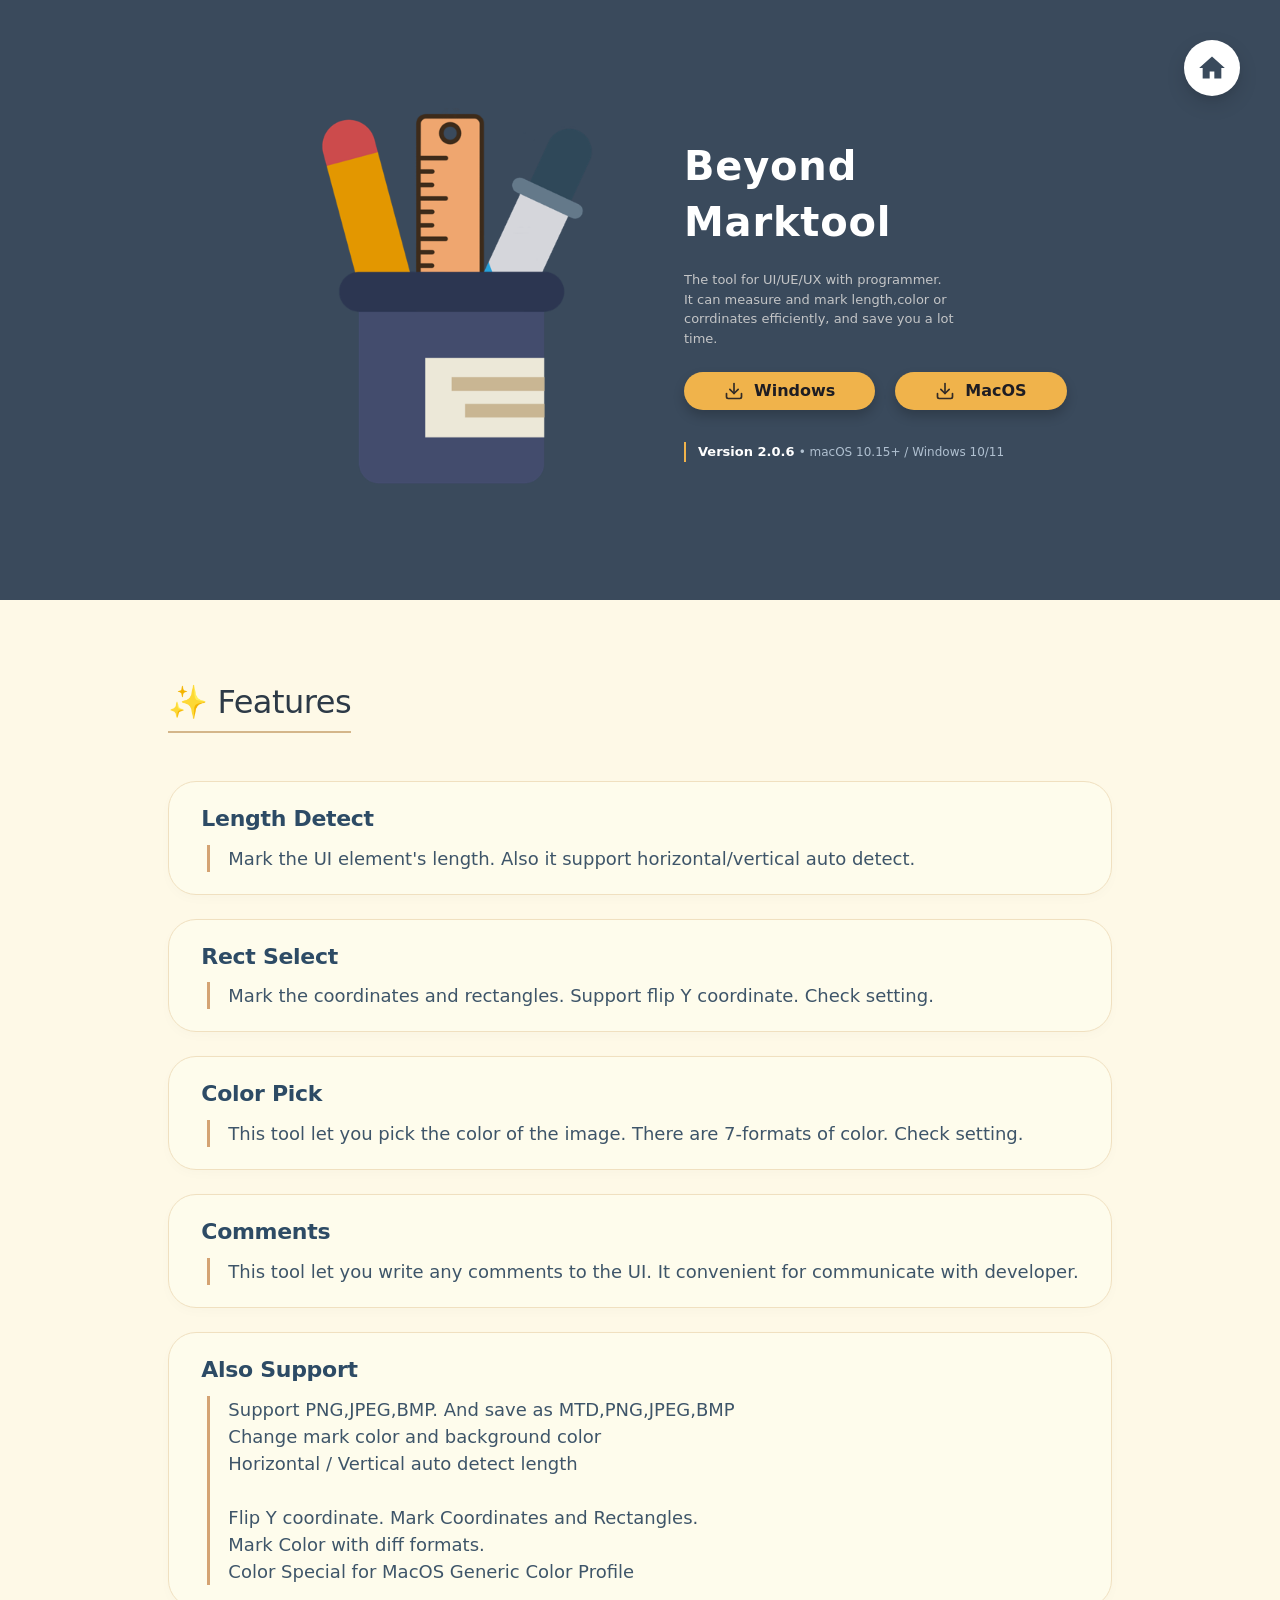
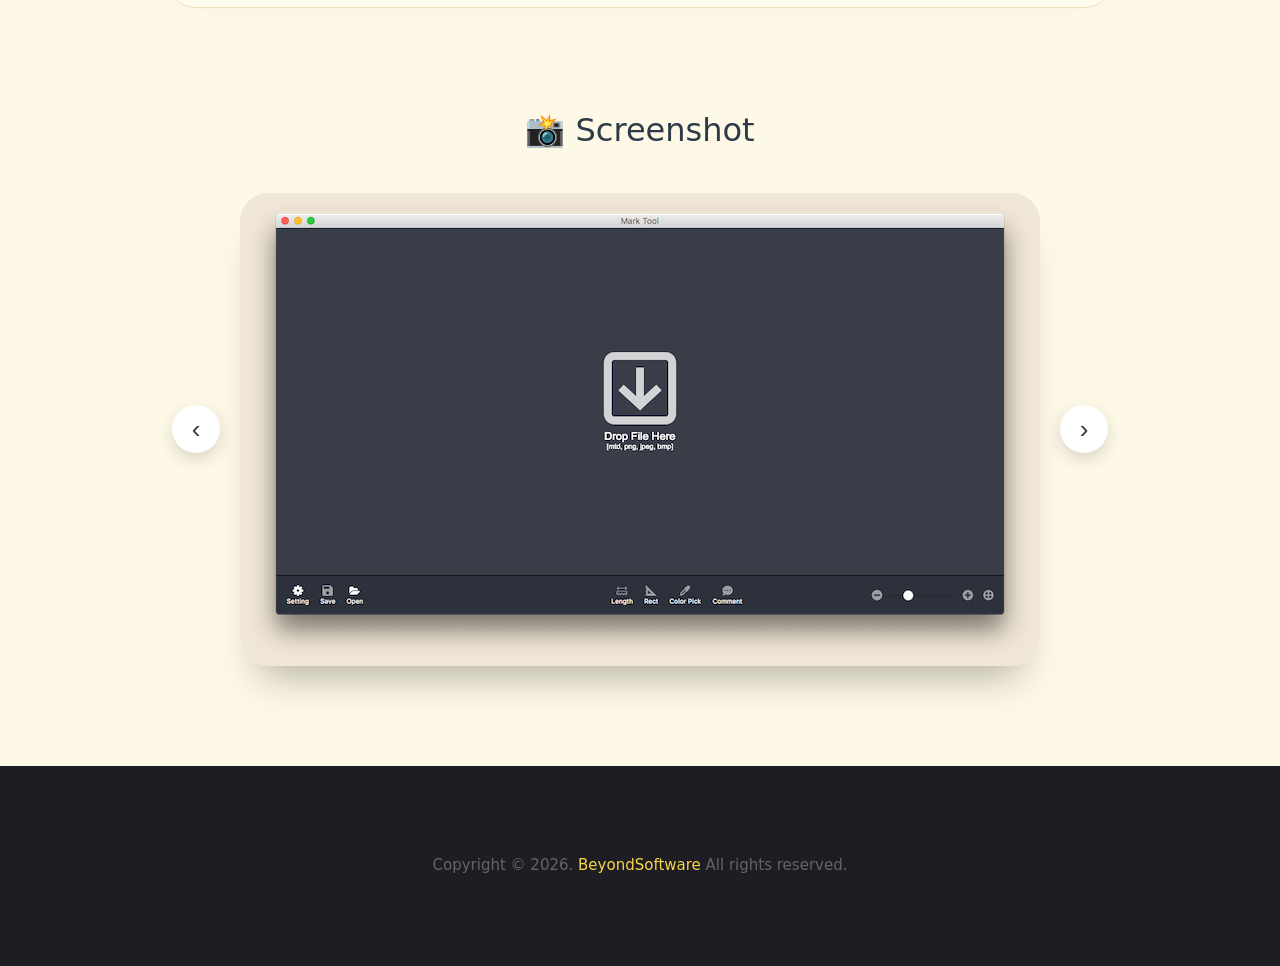
<file: marktool.html>
<!DOCTYPE html>
<html lang="en">
<head>
  <meta charset="UTF-8">
  <meta name="viewport" content="width=device-width, initial-scale=1.0">
  <title>Mark Tool - the tool for UI/UE/UX with programmer</title>
  <link rel="stylesheet" href="styles.css">
  <style>
    body {
      background-color: #fef9e7;
    }
    .app-description {
      max-width: 280px;
    }
    .footer {
      height: 200px;
    }
  </style>
</head>
<body>


<div class="fixed-home-btn">
  <a href="./index.html" title="返回主页">
    <img src="data:image/svg+xml,%3Csvg xmlns='http://www.w3.org/2000/svg' viewBox='0 0 24 24' fill='%233a4a5c'%3E%3Cpath d='M12 2.1L1 12h3v9h6v-6h4v6h6v-9h3L12 2.1z'/%3E%3C/svg%3E"
         alt="home">
  </a>
</div>

<!-- 第一部分: 产品图标和简介 -->
<section class="hero-section">
  <div class="hero-container">
    <div class="icon-box">
      <img src="./mt/icon-square-512.png" alt="Beyond Marktool icon">
    </div>
    <div class="hero-text">
      <div class="app-name">Beyond Marktool</div>
      <div class="app-description">
        The tool for UI/UE/UX with programmer.<br/>It can measure and mark length,color or corrdinates efficiently, and save you a lot time.
      </div>
      <div class="download-buttons">
        <a href="#" class="download-btn" data-platform="windows">
          <img src="data:image/svg+xml,%3Csvg xmlns='http://www.w3.org/2000/svg' width='20' height='20' viewBox='0 0 24 24' fill='none' stroke='%231e1d23' stroke-width='2' stroke-linecap='round' stroke-linejoin='round'%3E%3Cpath d='M21 15v4a2 2 0 0 1-2 2H5a2 2 0 0 1-2-2v-4'/%3E%3Cpolyline points='7 10 12 15 17 10'/%3E%3Cline x1='12' y1='15' x2='12' y2='3'/%3E%3C/svg%3E"
               alt="download icon">
          Windows
        </a>
        <a href="#" class="download-btn" data-platform="mac">
          <img src="data:image/svg+xml,%3Csvg xmlns='http://www.w3.org/2000/svg' width='20' height='20' viewBox='0 0 24 24' fill='none' stroke='%231e1d23' stroke-width='2' stroke-linecap='round' stroke-linejoin='round'%3E%3Cpath d='M21 15v4a2 2 0 0 1-2 2H5a2 2 0 0 1-2-2v-4'/%3E%3Cpolyline points='7 10 12 15 17 10'/%3E%3Cline x1='12' y1='15' x2='12' y2='3'/%3E%3C/svg%3E"
               alt="download icon">
          MacOS
        </a>
      </div>
      <div class="sys-info">
        <span class="version">Version 2.0.6</span> <span class="compat">• macOS 10.15+ / Windows 10/11</span>
      </div>
    </div>
  </div>
</section>

<!-- ========= 第二部分：功能介绍 (标题+详细内容 列表) ========= -->
<section class="features-section">
  <h2 class="features-title">✨ Features</h2>
  <ul class="feature-list">
    <li class="feature-item">
      <strong>Length Detect</strong>
      <div class="feature-desc">Mark the UI element's length. Also it support horizontal/vertical auto detect.</div>
    </li>
    <li class="feature-item">
      <strong>Rect Select</strong>
      <div class="feature-desc">Mark the coordinates and rectangles. Support flip Y coordinate. Check setting.</div>
    </li>
    <li class="feature-item">
      <strong>Color Pick</strong>
      <div class="feature-desc">This tool let you pick the color of the image. There are 7-formats of color. Check setting.</div>
    </li>
    <li class="feature-item">
      <strong>Comments</strong>
      <div class="feature-desc">This tool let you write any comments to the UI. It convenient for communicate with developer.</div>
    </li>
    <li class="feature-item">
      <strong>Also Support</strong>
      <div class="feature-desc">Support PNG,JPEG,BMP. And save as MTD,PNG,JPEG,BMP<br />
Change mark color and background color<br />
Horizontal / Vertical auto detect length<br />
<br />
Flip Y coordinate. Mark Coordinates and Rectangles.<br />
Mark Color with diff formats.<br />
Color Special for MacOS Generic Color Profile<br />
    </li>
  </ul>
</section>


<section class="carousel-section" id="screenshot-carousel">
  <h2 class="carousel-title">📸  Screenshot</h2>
  <div class="carousel-container">
    <button class="carousel-btn" id="prevBtn" aria-label="上一张">‹</button>
    <div class="carousel-frame" id="carouselFrame">
      <div class="carousel-track" id="carouselTrack">
        <div class="carousel-slide"><img src="./mt/mt1.png" alt="screenshot 1"></div>
        <div class="carousel-slide"><img src="./mt/mt2.png" alt="screenshot 2"></div>
        <div class="carousel-slide"><img src="./mt/mt3.png" alt="screenshot 3"></div>
        <div class="carousel-slide"><img src="./mt/mt4.png" alt="screenshot 4"></div>
        <div class="carousel-slide"><img src="./mt/mt5.png" alt="screenshot 5"></div>
      </div>
    </div>
    <button class="carousel-btn" id="nextBtn" aria-label="下一张">›</button>
  </div>
</section>

<!-- 第四部分：页脚 -->
<footer class="footer">
  <div class="footer-content">
    Copyright © 2026. <span class="highlight">BeyondSoftware</span> All rights reserved.
  </div>
</footer>

<!-- 轮播交互 JS -->
<script>
  (function() {
    const track = document.getElementById('carouselTrack');
    const prevBtn = document.getElementById('prevBtn');
    const nextBtn = document.getElementById('nextBtn');
    const slides = Array.from(document.querySelectorAll('.carousel-slide'));
    if (!track || slides.length === 0) return;

    let currentIndex = 0;
    const totalSlides = slides.length;
    let slideWidth = 800;

    function updateCarousel() {
      const firstSlide = slides[0];
      if (firstSlide) {
        slideWidth = firstSlide.getBoundingClientRect().width || 800;
      }
      if (slideWidth === 0) slideWidth = 800;
      track.style.transform = `translateX(-${currentIndex * slideWidth}px)`;
    }

    function nextSlide() {
      currentIndex = (currentIndex + 1) % totalSlides;
      updateCarousel();
    }

    function prevSlide() {
      currentIndex = (currentIndex - 1 + totalSlides) % totalSlides;
      updateCarousel();
    }

    nextBtn.addEventListener('click', nextSlide);
    prevBtn.addEventListener('click', prevSlide);

    let intervalId = setInterval(nextSlide, 6000);

    function resetInterval() {
      clearInterval(intervalId);
      intervalId = setInterval(nextSlide, 6000);
    }

    nextBtn.addEventListener('click', resetInterval);
    prevBtn.addEventListener('click', resetInterval);

    window.addEventListener('resize', updateCarousel);
    updateCarousel();
  })();
</script>

<!-- 下载链接模拟（实际可替换真实URL） -->
<script>
  (function() {
    const winBtn = document.querySelector('.download-btn[data-platform="windows"]');
    const macBtn = document.querySelector('.download-btn[data-platform="mac"]');
    if (winBtn) winBtn.href = "https://www.beyondapp.example/download/windows";
    if (macBtn) macBtn.href = "https://www.beyondapp.example/download/macos";
  })();
</script>
</body>
</html>
</file>
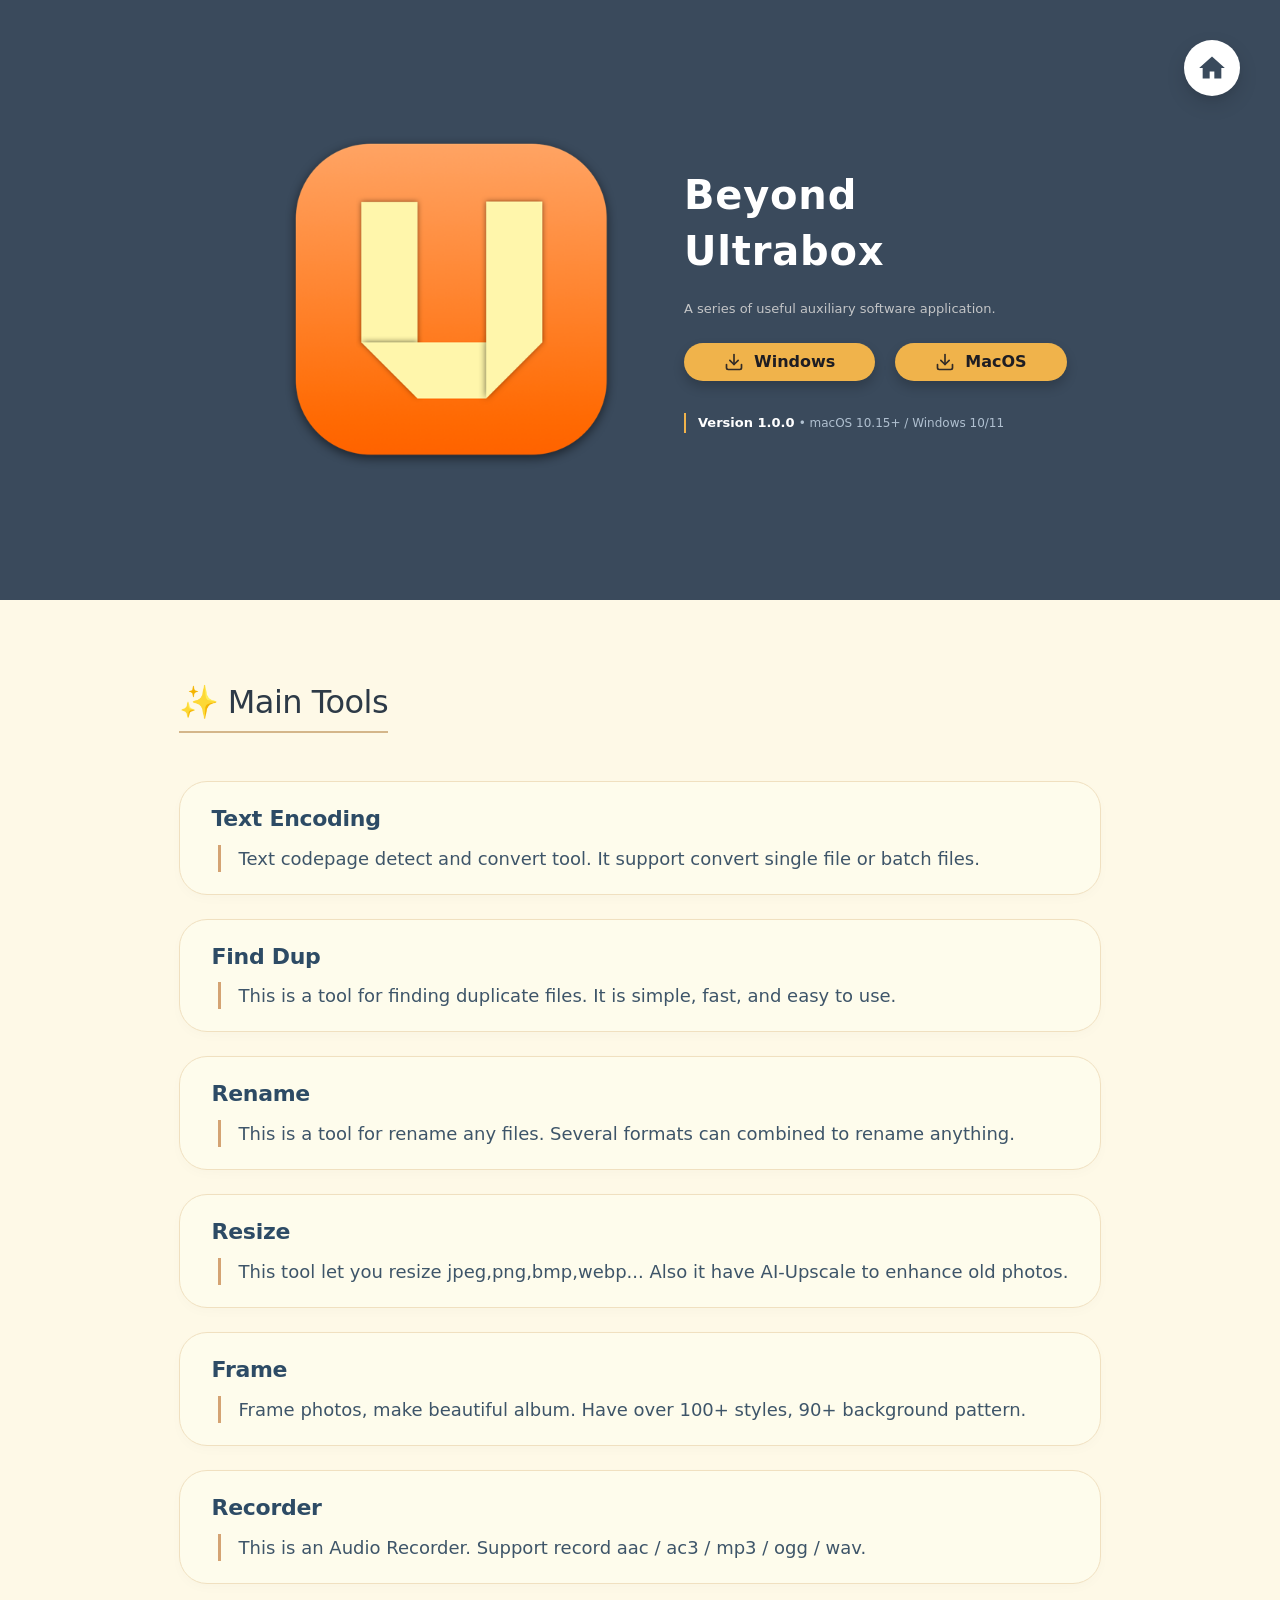
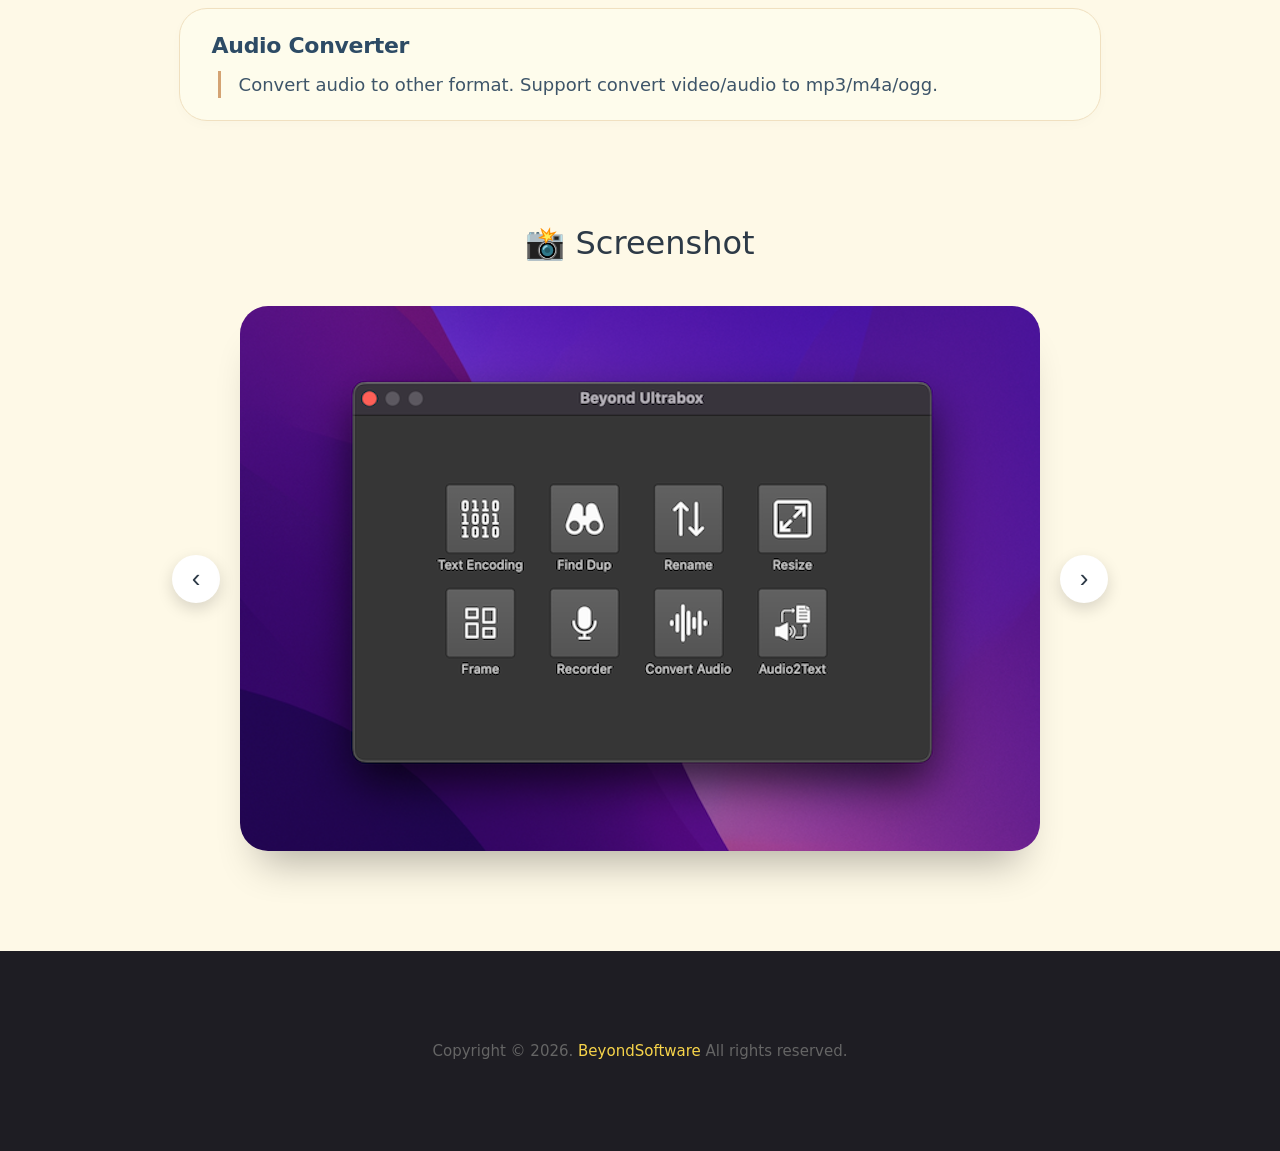
<file: ultrabox.html>
<!DOCTYPE html>
<html lang="en">
<head>
  <meta charset="UTF-8">
  <meta name="viewport" content="width=device-width, initial-scale=1.0">
  <title>Beyond Ultrabox</title>
  <link rel="stylesheet" href="styles.css">
  <style>
    body {
      background-color: #fef9e7;
    }
    .footer {
      height: 200px;
    }
  </style>
</head>
<body>


<div class="fixed-home-btn">
  <a href="./index.html" title="返回主页">
    <img src="data:image/svg+xml,%3Csvg xmlns='http://www.w3.org/2000/svg' viewBox='0 0 24 24' fill='%233a4a5c'%3E%3Cpath d='M12 2.1L1 12h3v9h6v-6h4v6h6v-9h3L12 2.1z'/%3E%3C/svg%3E"
         alt="home">
  </a>
</div>

<!-- 第一部分: 产品图标和简介 -->
<section class="hero-section">
  <div class="hero-container">
    <div class="icon-box">
      <img src="./ub/icon-square-512.png" alt="Beyond Ultrabox icon">
    </div>
    <div class="hero-text">
      <div class="app-name">Beyond Ultrabox</div>
      <div class="app-description">
        A series of useful auxiliary software application.
      </div>
      <div class="download-buttons">
        <a href="#" class="download-btn" data-platform="windows">
          <img src="data:image/svg+xml,%3Csvg xmlns='http://www.w3.org/2000/svg' width='20' height='20' viewBox='0 0 24 24' fill='none' stroke='%231e1d23' stroke-width='2' stroke-linecap='round' stroke-linejoin='round'%3E%3Cpath d='M21 15v4a2 2 0 0 1-2 2H5a2 2 0 0 1-2-2v-4'/%3E%3Cpolyline points='7 10 12 15 17 10'/%3E%3Cline x1='12' y1='15' x2='12' y2='3'/%3E%3C/svg%3E"
               alt="download icon">
          Windows
        </a>
        <a href="#" class="download-btn" data-platform="mac">
          <img src="data:image/svg+xml,%3Csvg xmlns='http://www.w3.org/2000/svg' width='20' height='20' viewBox='0 0 24 24' fill='none' stroke='%231e1d23' stroke-width='2' stroke-linecap='round' stroke-linejoin='round'%3E%3Cpath d='M21 15v4a2 2 0 0 1-2 2H5a2 2 0 0 1-2-2v-4'/%3E%3Cpolyline points='7 10 12 15 17 10'/%3E%3Cline x1='12' y1='15' x2='12' y2='3'/%3E%3C/svg%3E"
               alt="download icon">
          MacOS
        </a>
      </div>
      <div class="sys-info">
        <span class="version">Version 1.0.0</span> <span class="compat">• macOS 10.15+ / Windows 10/11</span>
      </div>
    </div>
  </div>
</section>

<!-- ========= 第二部分：功能介绍 (标题+详细内容 列表) ========= -->
<section class="features-section">
  <h2 class="features-title">✨ Main Tools</h2>
  <ul class="feature-list">
    <li class="feature-item">
      <strong>Text Encoding</strong>
      <div class="feature-desc">Text codepage detect and convert tool. It support convert single file or batch files.</div>
    </li>
    <li class="feature-item">
      <strong>Find Dup</strong>
      <div class="feature-desc">This is a tool for finding duplicate files. It is simple, fast, and easy to use.</div>
    </li>
    <li class="feature-item">
      <strong>Rename</strong>
      <div class="feature-desc">This is a tool for rename any files. Several formats can combined to rename anything.</div>
    </li>
    <li class="feature-item">
      <strong>Resize</strong>
      <div class="feature-desc">This tool let you resize jpeg,png,bmp,webp... Also it have AI-Upscale to enhance old photos.</div>
    </li>
    <li class="feature-item">
      <strong>Frame</strong>
      <div class="feature-desc">Frame photos, make beautiful album. Have over 100+ styles, 90+ background pattern.</div>
    </li>
    <li class="feature-item">
      <strong>Recorder</strong>
      <div class="feature-desc">This is an Audio Recorder. Support record aac / ac3 / mp3 / ogg / wav.</div>
    </li>
    <li class="feature-item">
      <strong>Audio Converter</strong>
      <div class="feature-desc">Convert audio to other format. Support convert video/audio to mp3/m4a/ogg.</div>
    </li>
    
  </ul>
</section>


<section class="carousel-section" id="screenshot-carousel">
  <h2 class="carousel-title">📸  Screenshot</h2>
  <div class="carousel-container">
    <button class="carousel-btn" id="prevBtn" aria-label="上一张">‹</button>
    <div class="carousel-frame" id="carouselFrame">
      <div class="carousel-track" id="carouselTrack">
        <div class="carousel-slide"><img src="./ub/screenshot1.png" alt="screenshot 1"></div>
        <div class="carousel-slide"><img src="./ub/screenshot2.png" alt="screenshot 2"></div>
      </div>
    </div>
    <button class="carousel-btn" id="nextBtn" aria-label="下一张">›</button>
  </div>
</section>

<!-- 第四部分：页脚 -->
<footer class="footer">
  <div class="footer-content">
    Copyright © 2026. <span class="highlight">BeyondSoftware</span> All rights reserved.
  </div>
</footer>

<!-- 轮播交互 JS -->
<script>
  (function() {
    const track = document.getElementById('carouselTrack');
    const prevBtn = document.getElementById('prevBtn');
    const nextBtn = document.getElementById('nextBtn');
    const slides = Array.from(document.querySelectorAll('.carousel-slide'));
    if (!track || slides.length === 0) return;

    let currentIndex = 0;
    const totalSlides = slides.length;
    let slideWidth = 800;

    function updateCarousel() {
      const firstSlide = slides[0];
      if (firstSlide) {
        slideWidth = firstSlide.getBoundingClientRect().width || 800;
      }
      if (slideWidth === 0) slideWidth = 800;
      track.style.transform = `translateX(-${currentIndex * slideWidth}px)`;
    }

    function nextSlide() {
      currentIndex = (currentIndex + 1) % totalSlides;
      updateCarousel();
    }

    function prevSlide() {
      currentIndex = (currentIndex - 1 + totalSlides) % totalSlides;
      updateCarousel();
    }

    nextBtn.addEventListener('click', nextSlide);
    prevBtn.addEventListener('click', prevSlide);

    let intervalId = setInterval(nextSlide, 6000);

    function resetInterval() {
      clearInterval(intervalId);
      intervalId = setInterval(nextSlide, 6000);
    }

    nextBtn.addEventListener('click', resetInterval);
    prevBtn.addEventListener('click', resetInterval);

    window.addEventListener('resize', updateCarousel);
    updateCarousel();
  })();
</script>

<!-- 下载链接模拟（实际可替换真实URL） -->
<script>
  (function() {
    const winBtn = document.querySelector('.download-btn[data-platform="windows"]');
    const macBtn = document.querySelector('.download-btn[data-platform="mac"]');
    if (winBtn) winBtn.href = "https://www.beyondapp.example/download/windows";
    if (macBtn) macBtn.href = "https://www.beyondapp.example/download/macos";
  })();
</script>
</body>
</html>
</file>
<file: styles.css>
/* 全局重置与字体准备 */
* {
    margin: 0;
    padding: 0;
    box-sizing: border-box;
}

body {
    background-color: #fff9e6;
    font-family: system-ui, -apple-system, 'Segoe UI', Roboto, 'Helvetica Neue', sans-serif;
    line-height: 1.4;
    min-height: 100vh;
    display: flex;
    flex-direction: column;
    align-items: center;
    justify-content: flex-start;
}

/* 自定义字体：Lilita One (cursive fallback) */
@font-face {
    font-family: 'Lilita One';
    src: local('Lilita One'), local('LilitaOne-Regular'),
         url('https://fonts.gstatic.com/s/lilitaone/v13/i7dPIFZ9Zz-WBtRtedDbYEF8RXi4EwQ.woff2') format('woff2');
    font-weight: normal;
    font-style: normal;
    font-display: swap;
}

/* 固定右上角按钮 —— 保持在可视区域 */
.email-float-btn {
    position: fixed;
    top: 40px;
    right: 40px;
    z-index: 999;
    width: 64px;
    height: 64px;
    background-color: #ffffff;
    border-radius: 24px;
    box-shadow: 0 8px 20px rgba(0, 0, 0, 0.08), 0 2px 6px rgba(0, 0, 0, 0.05);
    display: flex;
    align-items: center;
    justify-content: center;
    transition: transform 0.2s ease, box-shadow 0.2s ease;
    cursor: pointer;
    border: none;
    text-decoration: none;
}

.email-float-btn:hover {
    transform: scale(1.05);
    box-shadow: 0 12px 28px rgba(0, 0, 0, 0.12);
}

.email-float-btn img {
    width: 36px;
    height: 36px;
    display: block;
    pointer-events: none;
}

.email-float-btn .icon {
    width: 36px;
    height: 36px;
    background-color: #1e1d23;
    mask: url("data:image/svg+xml,%3Csvg xmlns='http://www.w3.org/2000/svg' viewBox='0 0 24 24' fill='none' stroke='currentColor' stroke-width='2' stroke-linecap='round' stroke-linejoin='round'%3E%3Cpath d='M4 4h16c1.1 0 2 .9 2 2v12c0 1.1-.9 2-2 2H4c-1.1 0-2-.9-2-2V6c0-1.1.9-2 2-2z'%3E%3C/path%3E%3Cpolyline points='22,6 12,13 2,6'%3E%3C/polyline%3E%3C/svg%3E") no-repeat center;
    mask-size: contain;
    -webkit-mask: url("data:image/svg+xml,%3Csvg xmlns='http://www.w3.org/2000/svg' viewBox='0 0 24 24' fill='none' stroke='currentColor' stroke-width='2' stroke-linecap='round' stroke-linejoin='round'%3E%3Cpath d='M4 4h16c1.1 0 2 .9 2 2v12c0 1.1-.9 2-2 2H4c-1.1 0-2-.9-2-2V6c0-1.1.9-2 2-2z'%3E%3C/path%3E%3Cpolyline points='22,6 12,13 2,6'%3E%3C/polyline%3E%3C/svg%3E") no-repeat center;
    -webkit-mask-size: contain;
    background-color: #1e1d23;
}

/* 简介部分 (第一部分) */
.intro-section {
    width: 80%;
    min-width: 800px;
    margin-top: 60px;
    text-align: center;
    flex-shrink: 0;
}

.custom-headline {
    font-family: 'Lilita One', cursive;
    font-size: 45px;
    color: #1e1d23;
    letter-spacing: 0.02em;
    font-weight: 400;
    line-height: 1.2;
}

.subheadline {
    font-size: 18px;
    color: #8d8d8d;
    margin-top: 30px;
    font-weight: 400;
}

/* 第二部分——卡片容器 */
.cards-section {
    width: 80%;
    min-width: 800px;
    margin-top: 80px;
    margin-bottom: 60px;
    flex-shrink: 0;
}

/* 卡片网格——使用flex wrap实现自动换行且居中 */
.card-grid {
    display: flex;
    flex-wrap: wrap;
    justify-content: center;
    gap: 20px;
    margin: 0 auto;
}

/* 卡片方块 */
.card {
    width: 360px;
    height: 480px;
    background-color: #ffffff;
    border-radius: 24px;
    box-shadow: 0 8px 16px rgba(0, 0, 0, 0.04), 0 2px 6px rgba(0, 0, 0, 0.02);
    overflow: hidden;
    display: flex;
    flex-direction: column;
    text-decoration: none;
    transition: transform 0.2s ease, box-shadow 0.2s ease;
    cursor: pointer;
    color: inherit;
}

.card:hover {
    transform: translateY(-6px);
    box-shadow: 0 20px 30px rgba(0, 0, 0, 0.08);
}

/* 卡片上方图片区 360x360 */
.card-image {
    width: 100%;
    height: 360px;
    background-color: #f0f0f0;
    background-size: cover;
    background-position: center;
    background-repeat: no-repeat;
    flex-shrink: 0;
}

/* 卡片内容区 */
.card-content {
    padding: 10px 18px 18px 18px;
    flex: 1;
    display: flex;
    flex-direction: column;
    align-items: flex-start;
    background-color: #ffffff;
}

/* 图片下方的小段文字说明 */
.card-desc {
    font-size: 12px;
    color: #8d8d8d;
    margin-bottom: 6px;
    line-height: 1.4;
}

/* 22px 粗标题 */
.card-title {
    font-size: 22px;
    color: #1e1d23;
    font-weight: 700;
    margin-bottom: 10px;
    line-height: 1.2;
}

/* 底部两段标签的容器 */
.card-tags {
    display: flex;
    flex-wrap: wrap;
    gap: 8px;
    margin-top: 4px;
}

.tag {
    background-color: #eaeef2;
    color: #8d8d8d;
    font-size: 12px;
    padding: 6px 12px;
    border-radius: 30px;
    display: inline-block;
    line-height: 1.2;
    white-space: nowrap;
}

/* 页脚 */
.footer {
    width: 100%;
    height: 80px;
    background-color: #1e1d23;
    display: flex;
    align-items: center;
    justify-content: center;
    margin-top: auto;
    font-size: 15px;
    color: #656565;
}

.footer-copyright, .footer-content {
    text-align: center;
}

.footer-copyright .highlight, .footer-content .highlight {
    color: #ffd966;
    font-weight: 500;
}

.footer-content .highlight {
    color: #f7d44a;
}

.card-link {
    display: block;
    text-decoration: none;
    color: inherit;
}

/* 产品页面通用样式 */
.product-page-body {
    background-color: #fef9e7;
}

/* 固定右上角返回按钮 */
.fixed-home-btn {
    position: fixed;
    top: 40px;
    right: 40px;
    z-index: 999;
    background-color: #ffffff;
    width: 56px;
    height: 56px;
    border-radius: 28px;
    box-shadow: 0 8px 20px rgba(0, 0, 0, 0.12), 0 4px 8px rgba(0, 0, 0, 0.06);
    display: flex;
    align-items: center;
    justify-content: center;
    transition: transform 0.2s ease, box-shadow 0.2s ease;
    cursor: pointer;
    border: none;
    outline: none;
    text-decoration: none;
}

.fixed-home-btn:hover {
    transform: scale(1.05);
    box-shadow: 0 12px 28px rgba(0, 0, 0, 0.18);
}

.fixed-home-btn img {
    width: 28px;
    height: 28px;
    display: block;
    pointer-events: none;
}

.fixed-home-btn a {
    width: 100%;
    height: 100%;
    display: flex;
    align-items: center;
    justify-content: center;
    border-radius: inherit;
}

/* 第一部分容器：全宽淡灰褐背景 */
.hero-section {
    background-color: #3a4a5c;
    width: 100%;
    height: 600px;
    display: flex;
    align-items: center;
}

.hero-container {
    max-width: 800px;
    width: 100%;
    margin: 0 auto;
    display: flex;
    align-items: center;
    gap: 40px;
    padding: 0 20px;
}

/* 图标盒子 */
.icon-box {
    flex-shrink: 0;
    width: 384px;
    height: 384px;
    display: flex;
    align-items: center;
    justify-content: center;
}

.icon-box img {
    width: 100%;
    height: 100%;
    object-fit: contain;
    display: block;
}

/* 右侧文字区块 */
.hero-text {
    flex: 1;
    display: flex;
    flex-direction: column;
    gap: 16px;
}

.app-name {
    font-size: 40px;
    color: #ffffff;
    font-weight: 600;
    letter-spacing: 0.02em;
    margin-bottom: 4px;
}

.app-description {
    font-size: 13px;
    color: #d3d3d3;
    line-height: 1.5;
    max-width: 400px;
    opacity: 0.9;
}

.app-description.marktool {
    max-width: 280px;
}

/* 下载按钮组 */
.download-buttons {
    display: flex;
    gap: 20px;
    margin: 8px 0 4px;
}

.download-btn {
    display: inline-flex;
    align-items: center;
    justify-content: center;
    gap: 10px;
    background: #f0b34b;
    color: #1e1d23;
    text-decoration: none;
    font-size: 16px;
    font-weight: 600;
    padding: 8px 40px;
    border-radius: 40px;
    transition: background 0.15s, transform 0.1s;
    box-shadow: 0 6px 12px rgba(0,0,0,0.2);
    border: none;
    cursor: pointer;
    min-width: 160px;
}

.download-btn:hover {
    background: #f9c468;
    transform: translateY(-2px);
}

.download-btn img {
    width: 20px;
    height: 20px;
    opacity: 0.9;
}

.sys-info {
    font-size: 13px;
    color: #cbd5e1;
    margin-top: 12px;
    border-left: 2px solid #f0b34b;
    padding-left: 12px;
    line-height: 1.5;
}

.sys-info .version {
    font-weight: 600;
    color: white;
}

.sys-info .compat {
    font-size: 12px;
    color: #b0c0d0;
}

/* 功能介绍 */
.features-section {
    max-width: 1000px;
    margin: 80px auto 100px;
    padding: 0 20px;
}

.features-title {
    font-size: 32px;
    font-weight: 300;
    color: #2d3a47;
    margin-bottom: 48px;
    letter-spacing: -0.5px;
    border-bottom: 2px solid #d4b68a;
    display: inline-block;
    padding-bottom: 6px;
}

.feature-list {
    display: flex;
    flex-direction: column;
    gap: 24px;
    list-style: none;
}

.feature-item {
    background: rgba(255,255,240,0.6);
    padding: 22px 32px;
    border-radius: 28px;
    box-shadow: 0 4px 12px rgba(0,0,0,0.02);
    border: 1px solid #f0e0c0;
    transition: transform 0.1s ease;
}

.feature-item:hover {
    transform: translateX(6px);
    background: rgba(255,250,235,0.8);
}

.feature-item strong {
    font-size: 22px;
    font-weight: 600;
    color: #2d4b65;
    display: block;
    margin-bottom: 10px;
    letter-spacing: -0.3px;
}

.feature-item .feature-desc {
    font-size: 18px;
    color: #3e5569;
    line-height: 1.5;
    font-weight: 350;
    border-left: 3px solid #d4a373;
    padding-left: 18px;
    margin-left: 6px;
}

.feature-item::before {
    display: none;
}

/* 截图轮播 */
.carousel-section {
    max-width: 1000px;
    margin: 0 auto 100px;
    padding: 0 20px;
    text-align: center;
}

.carousel-title {
    font-size: 32px;
    font-weight: 300;
    color: #2d3a47;
    margin-bottom: 40px;
}

.carousel-container {
    position: relative;
    display: flex;
    align-items: center;
    justify-content: center;
    gap: 20px;
}

.carousel-frame {
    width: 800px;
    overflow: hidden;
    border-radius: 28px;
    box-shadow: 0 30px 40px -20px rgba(0,0,0,0.3);
    background: #f1e7d6;
}

.carousel-track {
    display: flex;
    transition: transform 0.5s ease-in-out;
}

.carousel-slide {
    width: 800px;
    flex-shrink: 0;
}

.carousel-slide img {
    width: 100%;
    height: auto;
    display: block;
    border: none;
}

/* 上一张下一张按钮 */
.carousel-btn {
    background: white;
    border: none;
    width: 48px;
    height: 48px;
    border-radius: 50%;
    box-shadow: 0 6px 16px rgba(0,0,0,0.15);
    font-size: 26px;
    font-weight: 300;
    color: #2d3a47;
    cursor: pointer;
    transition: 0.15s;
    display: flex;
    align-items: center;
    justify-content: center;
    flex-shrink: 0;
    user-select: none;
}

.carousel-btn:hover {
    background: #f5e7d3;
    transform: scale(1.07);
}

.carousel-btn:active {
    background: #e2cfb5;
}

/* 产品页面页脚 */
.product-footer {
    height: 200px;
}

.product-footer .footer-content {
    letter-spacing: 0.3px;
}

/* 响应式微调 */
@media (max-width: 900px) {
    .hero-container {
        flex-direction: column;
        text-align: center;
        gap: 20px;
    }

    .icon-box {
        width: 300px;
        height: 300px;
    }

    .hero-text {
        align-items: center;
    }

    .download-buttons {
        flex-direction: column;
        align-items: center;
    }

    .carousel-frame {
        width: 100%;
        max-width: 500px;
    }

    .carousel-slide {
        width: 100%;
    }

    .carousel-container {
        flex-wrap: wrap;
    }

    .feature-item {
        padding: 18px 22px;
    }

    .feature-item strong {
        font-size: 20px;
    }

    .feature-item .feature-desc {
        font-size: 16px;
    }

    .intro-section, .cards-section {
        min-width: auto;
    }
}
</file>
